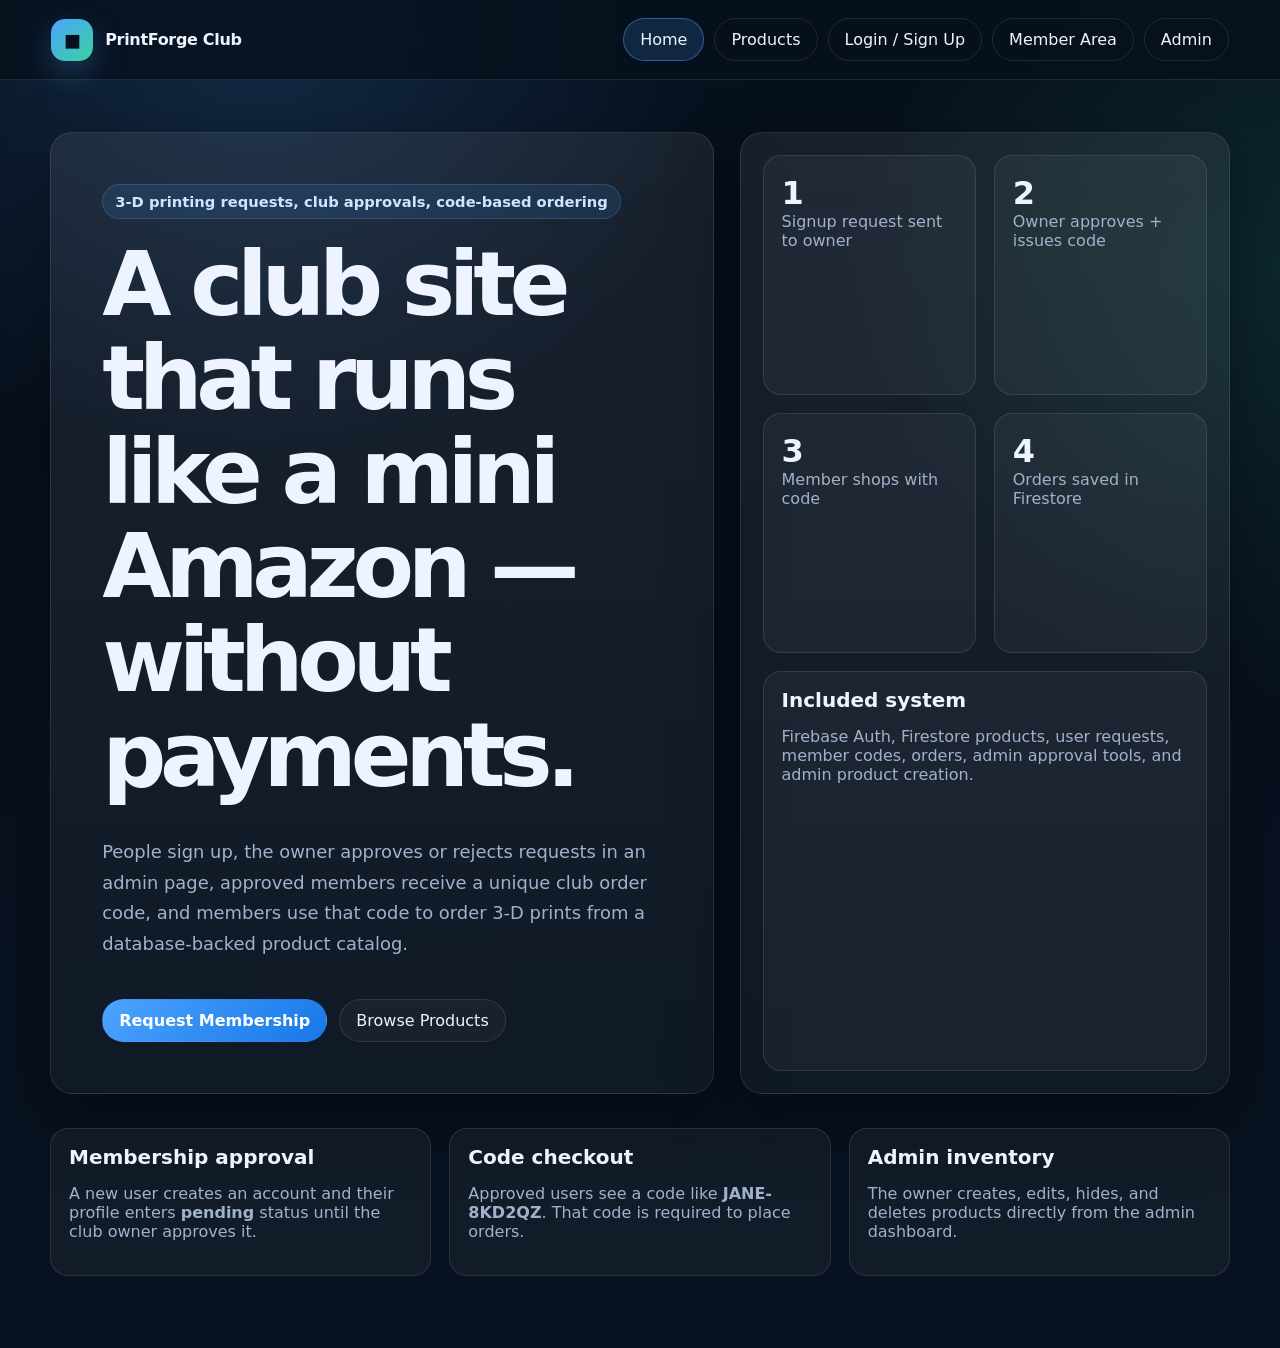
<file: index.html>
<!doctype html>
<html lang="en">
<head>
  <meta charset="UTF-8" />
  <meta name="viewport" content="width=device-width, initial-scale=1.0" />
  <title>PrintForge Club</title>
  <link rel="stylesheet" href="styles.css" />
</head>
<body>
  <header class="topbar">
    <a class="brand" href="index.html"><span class="brand-mark">◼</span><span>PrintForge Club</span></a>
    <nav class="nav">
      <a class="active" href="index.html">Home</a>
      <a href="shop.html">Products</a>
      <a href="login.html">Login / Sign Up</a>
      <a href="member.html">Member Area</a>
      <a href="admin.html">Admin</a>
    </nav>
  </header>

  <main class="shell">
    <section class="hero">
      <div class="hero-copy">
        <span class="eyebrow">3-D printing requests, club approvals, code-based ordering</span>
        <h1>A club site that runs like a mini Amazon — without payments.</h1>
        <p class="lead">People sign up, the owner approves or rejects requests in an admin page, approved members receive a unique club order code, and members use that code to order 3-D prints from a database-backed product catalog.</p>
        <div class="actions">
          <a class="btn btn-primary" href="login.html">Request Membership</a>
          <a class="btn" href="shop.html">Browse Products</a>
        </div>
      </div>
      <aside class="hero-panel">
        <div class="metric-grid">
          <div class="metric"><strong>1</strong><span>Signup request sent to owner</span></div>
          <div class="metric"><strong>2</strong><span>Owner approves + issues code</span></div>
          <div class="metric"><strong>3</strong><span>Member shops with code</span></div>
          <div class="metric"><strong>4</strong><span>Orders saved in Firestore</span></div>
        </div>
        <div class="mini-card">
          <h3>Included system</h3>
          <p class="muted">Firebase Auth, Firestore products, user requests, member codes, orders, admin approval tools, and admin product creation.</p>
        </div>
      </aside>
    </section>

    <section class="section grid-3">
      <article class="mini-card">
        <h3>Membership approval</h3>
        <p class="muted">A new user creates an account and their profile enters <b>pending</b> status until the club owner approves it.</p>
      </article>
      <article class="mini-card">
        <h3>Code checkout</h3>
        <p class="muted">Approved users see a code like <b>JANE-8KD2QZ</b>. That code is required to place orders.</p>
      </article>
      <article class="mini-card">
        <h3>Admin inventory</h3>
        <p class="muted">The owner creates, edits, hides, and deletes products directly from the admin dashboard.</p>
      </article>
    </section>
  </main>
</body>
</html>
</file>
<file: styles.css>
:root {
  --bg: #08111f;
  --panel: #0f1c31;
  --panel-2: #132540;
  --line: rgba(255,255,255,.10);
  --text: #eef4ff;
  --muted: #9fb2cc;
  --blue: #4da3ff;
  --blue-2: #1677e6;
  --green: #38d39f;
  --orange: #ffb454;
  --red: #ff6b7a;
  --white: #fff;
  --shadow: 0 24px 70px rgba(0,0,0,.34);
  --radius: 22px;
}

* { box-sizing: border-box; }
html { scroll-behavior: smooth; }
body {
  margin: 0;
  min-height: 100vh;
  color: var(--text);
  font-family: Inter, ui-sans-serif, system-ui, -apple-system, BlinkMacSystemFont, "Segoe UI", sans-serif;
  background:
    radial-gradient(circle at 20% 0%, rgba(77,163,255,.18), transparent 28%),
    radial-gradient(circle at 100% 20%, rgba(56,211,159,.12), transparent 26%),
    linear-gradient(180deg, #07101d, var(--bg));
}

a { color: inherit; text-decoration: none; }
button, input, textarea, select { font: inherit; }

.topbar {
  position: sticky;
  top: 0;
  z-index: 30;
  display: flex;
  align-items: center;
  justify-content: space-between;
  gap: 18px;
  padding: 18px clamp(18px, 4vw, 56px);
  backdrop-filter: blur(16px);
  background: rgba(7, 16, 29, .82);
  border-bottom: 1px solid var(--line);
}

.brand {
  display: flex;
  align-items: center;
  gap: 12px;
  font-weight: 900;
  letter-spacing: -.02em;
}

.brand-mark {
  width: 42px;
  height: 42px;
  display: grid;
  place-items: center;
  border-radius: 14px;
  background: linear-gradient(135deg, var(--blue), var(--green));
  color: #04101d;
  box-shadow: 0 12px 30px rgba(77,163,255,.28);
  font-size: 21px;
}

.nav {
  display: flex;
  flex-wrap: wrap;
  align-items: center;
  gap: 10px;
}

.nav a, .ghost-btn, .btn {
  border-radius: 999px;
  padding: 11px 16px;
  border: 1px solid var(--line);
  transition: transform .18s ease, border-color .18s ease, background .18s ease;
}

.nav a:hover, .ghost-btn:hover, .btn:hover { transform: translateY(-1px); }
.nav a.active { background: rgba(77,163,255,.16); border-color: rgba(77,163,255,.45); }

.btn, .ghost-btn {
  cursor: pointer;
  color: var(--text);
  background: rgba(255,255,255,.035);
}

.btn-primary {
  background: linear-gradient(135deg, var(--blue), var(--blue-2));
  border-color: transparent;
  font-weight: 800;
  color: white;
}

.btn-success { background: rgba(56,211,159,.16); border-color: rgba(56,211,159,.36); }
.btn-danger { background: rgba(255,107,122,.14); border-color: rgba(255,107,122,.35); }
.btn-warning { background: rgba(255,180,84,.15); border-color: rgba(255,180,84,.35); }

.shell {
  width: min(1180px, calc(100% - 32px));
  margin: 0 auto;
  padding: 36px 0 72px;
}

.hero {
  display: grid;
  grid-template-columns: 1.15fr .85fr;
  align-items: stretch;
  gap: 26px;
  margin-top: 16px;
}

.card, .hero-copy, .hero-panel, .panel {
  border: 1px solid var(--line);
  background: linear-gradient(180deg, rgba(255,255,255,.07), rgba(255,255,255,.035));
  border-radius: var(--radius);
  box-shadow: var(--shadow);
}

.hero-copy {
  padding: clamp(26px, 4vw, 54px);
  min-height: 500px;
  display: flex;
  flex-direction: column;
  justify-content: center;
}

.eyebrow {
  display: inline-flex;
  width: fit-content;
  padding: 8px 12px;
  border-radius: 999px;
  background: rgba(77,163,255,.12);
  color: #cfe6ff;
  border: 1px solid rgba(77,163,255,.24);
  font-size: .92rem;
  font-weight: 800;
}

h1, h2, h3 { margin: 0; line-height: 1.05; }
h1 { font-size: clamp(2.8rem, 7vw, 6.2rem); letter-spacing: -.07em; margin: 18px 0; }
h2 { font-size: clamp(1.65rem, 3vw, 2.65rem); letter-spacing: -.04em; }
h3 { font-size: 1.25rem; }

.lead {
  color: var(--muted);
  font-size: 1.12rem;
  line-height: 1.7;
  max-width: 64ch;
}

.actions, .inline-actions {
  display: flex;
  flex-wrap: wrap;
  gap: 12px;
  margin-top: 22px;
}

.hero-panel { padding: 22px; display: grid; gap: 18px; }
.metric-grid, .grid-3, .dashboard-grid, .product-grid { display: grid; gap: 18px; }
.metric-grid { grid-template-columns: 1fr 1fr; }
.grid-3 { grid-template-columns: repeat(3, 1fr); margin-top: 26px; }
.dashboard-grid { grid-template-columns: 1fr 1fr; }
.product-grid { grid-template-columns: repeat(3, 1fr); }

.metric, .mini-card, .product-card, .order-card, .request-card {
  border: 1px solid var(--line);
  background: rgba(255,255,255,.045);
  border-radius: 18px;
  padding: 18px;
}

.metric strong { display: block; font-size: 2rem; letter-spacing: -.04em; }
.metric span, .muted, small { color: var(--muted); }

.section { margin-top: 34px; }
.section-head { display: flex; justify-content: space-between; align-items: end; gap: 18px; margin-bottom: 18px; }

.auth-wrap {
  display: grid;
  grid-template-columns: .95fr 1.05fr;
  gap: 22px;
  min-height: calc(100vh - 160px);
  align-items: center;
}

.form-card { padding: clamp(22px, 4vw, 34px); }
.form-grid { display: grid; gap: 16px; }
label { display: grid; gap: 8px; color: #dce8fb; font-weight: 750; }
input, textarea, select {
  width: 100%;
  color: var(--text);
  background: rgba(0,0,0,.24);
  border: 1px solid rgba(255,255,255,.14);
  border-radius: 15px;
  padding: 14px 15px;
  outline: none;
}
input:focus, textarea:focus, select:focus { border-color: rgba(77,163,255,.72); box-shadow: 0 0 0 4px rgba(77,163,255,.12); }
textarea { min-height: 120px; resize: vertical; }

.status {
  padding: 14px 16px;
  border-radius: 16px;
  border: 1px solid var(--line);
  background: rgba(255,255,255,.05);
  color: #d8e7ff;
  line-height: 1.55;
}
.status.ok { background: rgba(56,211,159,.13); border-color: rgba(56,211,159,.35); }
.status.warn { background: rgba(255,180,84,.13); border-color: rgba(255,180,84,.35); }
.status.bad { background: rgba(255,107,122,.13); border-color: rgba(255,107,122,.35); }

.code-pill {
  display: inline-flex;
  align-items: center;
  gap: 8px;
  font-weight: 950;
  letter-spacing: .08em;
  background: rgba(56,211,159,.14);
  border: 1px solid rgba(56,211,159,.34);
  padding: 12px 15px;
  border-radius: 999px;
  color: #cbffef;
}

.table-wrap {
  overflow-x: auto;
  border-radius: 18px;
  border: 1px solid var(--line);
}

table { width: 100%; border-collapse: collapse; background: rgba(255,255,255,.035); }
th, td { padding: 14px; border-bottom: 1px solid var(--line); text-align: left; vertical-align: top; }
th { color: #cfe2ff; font-size: .92rem; text-transform: uppercase; letter-spacing: .08em; }
tr:last-child td { border-bottom: 0; }

.list { display: grid; gap: 16px; }
.badge {
  display: inline-flex;
  align-items: center;
  border-radius: 999px;
  padding: 7px 11px;
  font-size: .84rem;
  font-weight: 900;
  border: 1px solid var(--line);
}
.badge.pending { background: rgba(255,180,84,.14); border-color: rgba(255,180,84,.35); }
.badge.approved, .badge.ready { background: rgba(56,211,159,.14); border-color: rgba(56,211,159,.35); }
.badge.rejected, .badge.cancelled { background: rgba(255,107,122,.14); border-color: rgba(255,107,122,.35); }
.badge.ordered { background: rgba(77,163,255,.14); border-color: rgba(77,163,255,.35); }

.product-card { display: grid; gap: 14px; }
.product-visual {
  aspect-ratio: 16 / 10;
  border-radius: 16px;
  display: grid;
  place-items: center;
  font-size: 3rem;
  background:
    radial-gradient(circle at 20% 20%, rgba(77,163,255,.32), transparent 35%),
    linear-gradient(135deg, rgba(77,163,255,.12), rgba(56,211,159,.12));
  border: 1px solid var(--line);
}
.price-free { color: #bfffe9; font-weight: 950; }
.spread { display: flex; justify-content: space-between; gap: 12px; align-items: center; }
.stack { display: grid; gap: 10px; }
.hidden { display: none !important; }
.empty { padding: 26px; color: var(--muted); border: 1px dashed rgba(255,255,255,.18); border-radius: 18px; }
.footer-note { margin-top: 38px; color: var(--muted); line-height: 1.6; }

@media (max-width: 980px) {
  .hero, .auth-wrap, .dashboard-grid, .product-grid, .grid-3 { grid-template-columns: 1fr; }
  .metric-grid { grid-template-columns: 1fr 1fr; }
}

@media (max-width: 640px) {
  .shell { width: min(100% - 20px, 1180px); }
  .topbar { align-items: flex-start; flex-direction: column; }
  .metric-grid { grid-template-columns: 1fr; }
  .nav { width: 100%; }
  .nav a, .ghost-btn { flex: 1 1 auto; text-align: center; }
}
</file>
